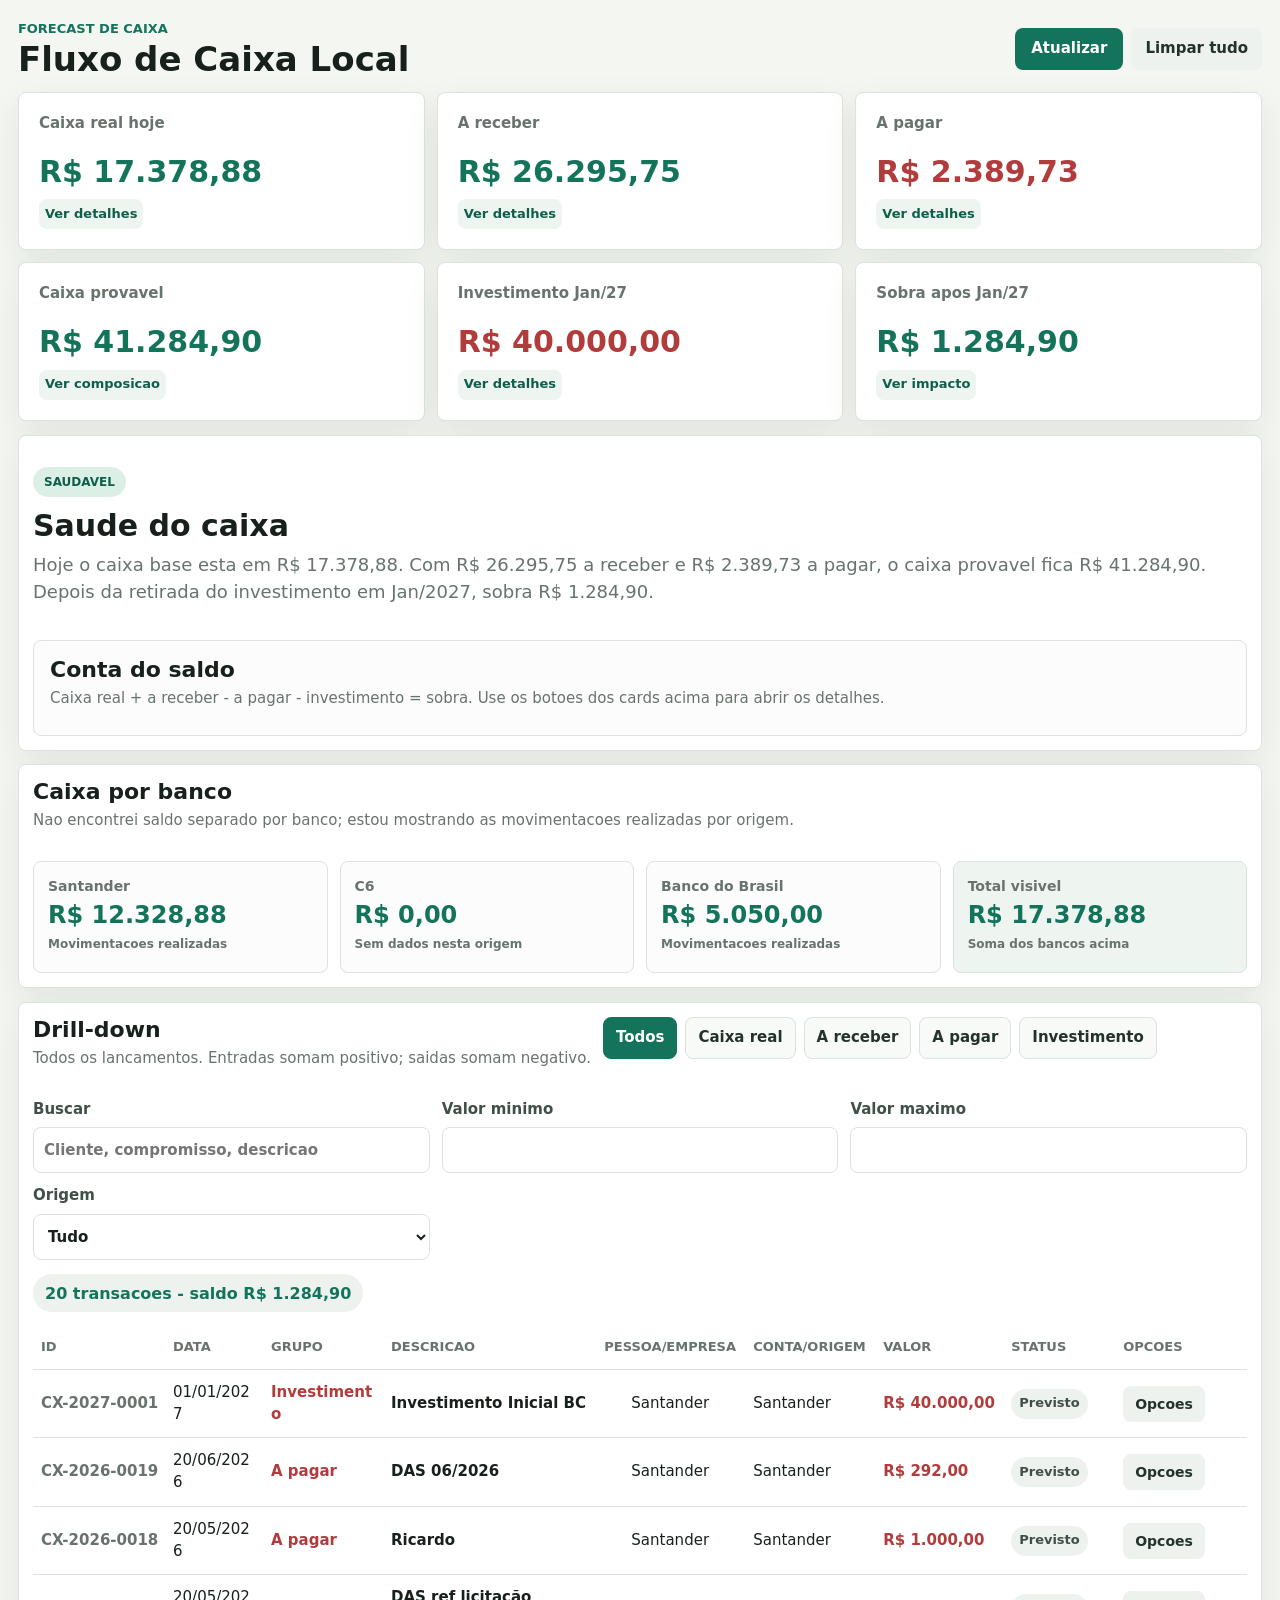
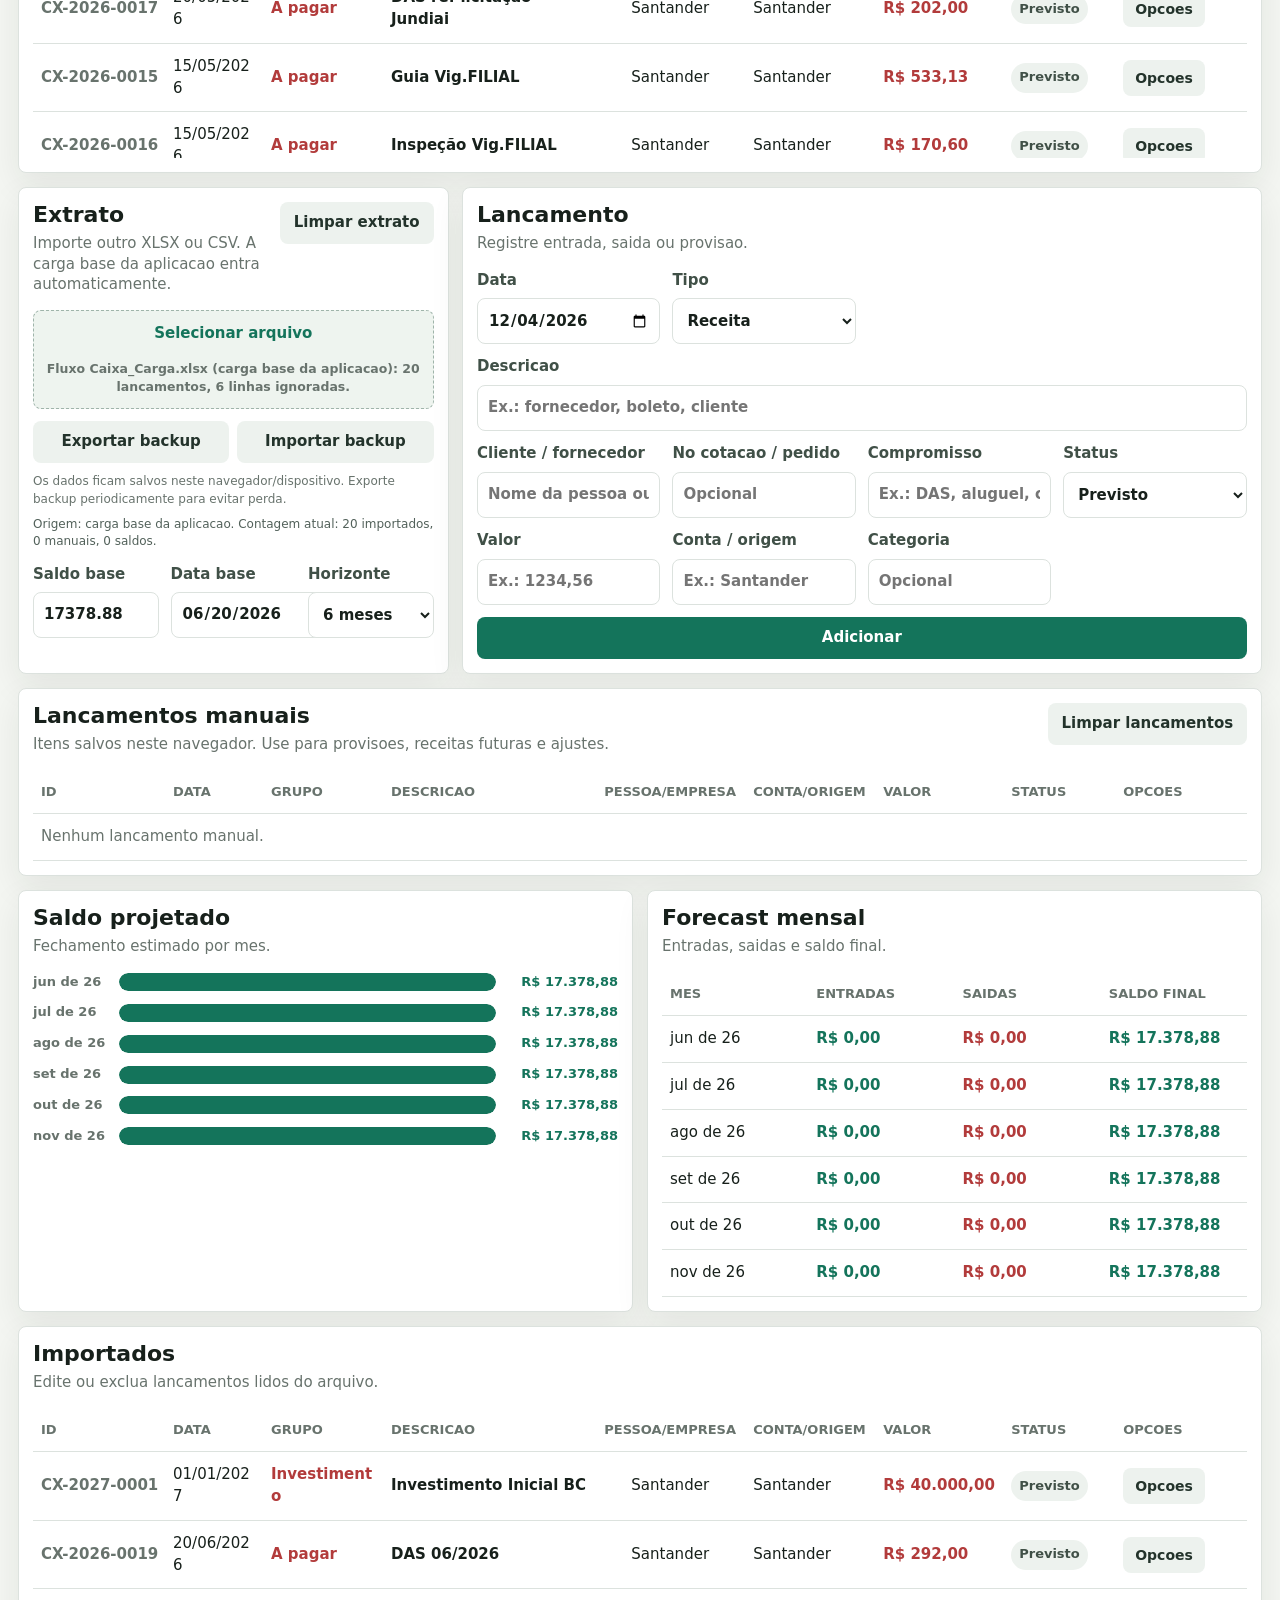
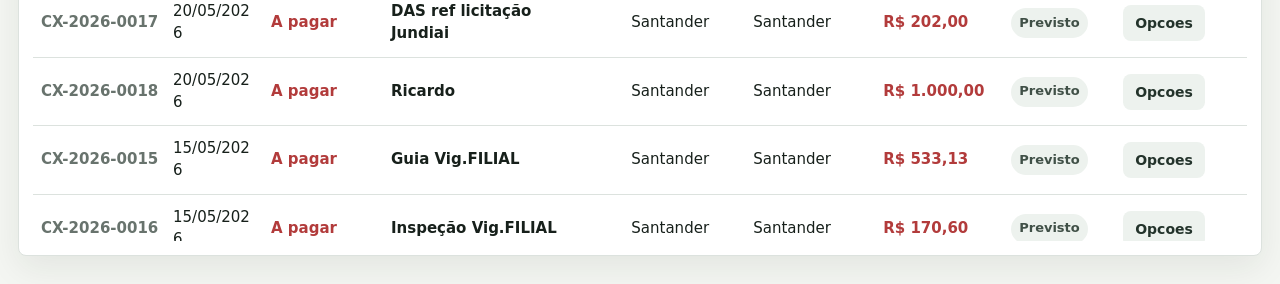
<file: index.html>
<!doctype html>
<html lang="pt-BR">
  <head>
    <meta charset="utf-8" />
    <meta name="viewport" content="width=device-width, initial-scale=1" />
    <title>Fluxo de Caixa Local</title>
    <link rel="stylesheet" href="./styles.css?v=16" />
  </head>
  <body>
    <header class="app-header">
      <div>
        <p class="eyebrow">Forecast de caixa</p>
        <h1>Fluxo de Caixa Local</h1>
      </div>
      <div class="header-actions">
        <button class="primary-button compact-button" id="refreshButton" type="button">
          Atualizar
        </button>
        <button class="ghost-button" id="resetAppButton" type="button" title="Limpar dados salvos">
          Limpar tudo
        </button>
      </div>
    </header>

    <main class="app-shell">
      <section class="band summary-band" aria-label="Resumo">
        <div class="metric metric-drill" data-drill-type="real">
          <span>Caixa real hoje</span>
          <strong id="metricBase">R$ 0,00</strong>
          <button type="button">Ver detalhes</button>
        </div>
        <div class="metric metric-drill" data-drill-type="receivable">
          <span>A receber</span>
          <strong id="metric30">R$ 0,00</strong>
          <button type="button">Ver detalhes</button>
        </div>
        <div class="metric metric-drill" data-drill-type="payable">
          <span>A pagar</span>
          <strong id="metricLow">R$ 0,00</strong>
          <button type="button">Ver detalhes</button>
        </div>
        <div class="metric metric-drill" data-drill-type="all">
          <span>Caixa provavel</span>
          <strong id="metricProbable">R$ 0,00</strong>
          <button type="button">Ver composicao</button>
        </div>
        <div class="metric metric-drill" data-drill-type="investment">
          <span>Investimento Jan/27</span>
          <strong id="metricInvestment">R$ 0,00</strong>
          <button type="button">Ver detalhes</button>
        </div>
        <div class="metric metric-drill" data-drill-type="investment">
          <span>Sobra apos Jan/27</span>
          <strong id="metricRunway">12+ meses</strong>
          <button type="button">Ver impacto</button>
        </div>
      </section>

      <section class="band dashboard-band" aria-label="Saude do caixa">
        <div class="panel dashboard-panel">
          <div class="dashboard-copy">
            <span id="healthStatus" class="health-status">Calculando</span>
            <h2>Saude do caixa</h2>
            <p id="healthText">Cadastre receitas e despesas para ver a leitura de caixa.</p>
          </div>
          <div class="year-chart-card">
            <div class="panel-heading compact-heading">
              <div>
                <h2>Conta do saldo</h2>
                <p id="annualSubtitle">Caixa real + a receber - a pagar - investimento = sobra.</p>
              </div>
            </div>
            <div class="chart-legend" id="bridgeLegend"></div>
            <div id="annualChart" class="annual-chart"></div>
          </div>
        </div>
      </section>

      <section class="band account-band" aria-label="Caixa por banco">
        <div class="panel account-panel">
          <div class="panel-heading">
            <div>
              <h2>Caixa por banco</h2>
              <p id="bankBalanceHint">Santander, C6 e Banco do Brasil separados por origem.</p>
            </div>
          </div>
          <div id="bankBalanceCards" class="bank-balance-grid"></div>
        </div>
      </section>

      <section class="band drill-band" aria-label="Drill down de caixa">
        <div class="panel drill-panel">
          <div class="panel-heading drill-heading">
            <div>
              <h2>Drill-down</h2>
              <p id="drillSubtitle">Clique em uma aba para abrir as transacoes por tipo.</p>
            </div>
            <div class="drill-tabs" aria-label="Abas de analise">
              <button class="tab-button active" type="button" data-drill-type="all">Todos</button>
              <button class="tab-button" type="button" data-drill-type="real">Caixa real</button>
              <button class="tab-button" type="button" data-drill-type="receivable">A receber</button>
              <button class="tab-button" type="button" data-drill-type="payable">A pagar</button>
              <button class="tab-button" type="button" data-drill-type="investment">Investimento</button>
            </div>
          </div>

          <div class="field-grid analysis-filters">
            <label>
              Buscar
              <input id="drillSearchInput" type="search" placeholder="Cliente, compromisso, descricao" />
            </label>
            <label>
              Valor minimo
              <input id="drillMinInput" type="number" step="0.01" min="0" inputmode="decimal" />
            </label>
            <label>
              Valor maximo
              <input id="drillMaxInput" type="number" step="0.01" min="0" inputmode="decimal" />
            </label>
            <label>
              Origem
              <select id="drillSourceInput">
                <option value="all">Tudo</option>
                <option value="manual">Manual</option>
                <option value="imported">Arquivo</option>
              </select>
            </label>
          </div>

          <div class="drill-total" id="drillTotal">0 transacoes - R$ 0,00</div>
          <div class="table-wrap compact drill-table-wrap">
            <table class="drill-table">
              <thead>
                <tr>
                  <th>ID</th>
                  <th>Data</th>
                  <th>Grupo</th>
                  <th>Descricao</th>
                  <th>Pessoa/Empresa</th>
                  <th>Conta/Origem</th>
                  <th>Valor</th>
                  <th>Status</th>
                  <th>Opcoes</th>
                </tr>
              </thead>
              <tbody id="drillRows"></tbody>
            </table>
          </div>
        </div>
      </section>

      <section class="band controls-band" aria-label="Controles principais">
        <div class="panel upload-panel">
          <div class="panel-heading">
            <div>
              <h2>Extrato</h2>
              <p>Importe outro XLSX ou CSV. A carga base da aplicacao entra automaticamente.</p>
            </div>
            <button class="ghost-button" id="clearImportedButton" type="button">Limpar extrato</button>
          </div>
          <label class="drop-zone" for="statementFile">
            <input id="statementFile" type="file" accept=".xlsx,.csv,.txt" />
            <span>Selecionar arquivo</span>
            <small id="importStatus">Nenhum arquivo carregado.</small>
          </label>
          <input id="backupFile" class="backup-file-input" type="file" accept=".json,application/json" />
          <div class="backup-actions" aria-label="Backup local">
            <button class="ghost-button" id="exportBackupButton" type="button">Exportar backup</button>
            <button class="ghost-button" id="importBackupButton" type="button">Importar backup</button>
          </div>
          <p class="backup-note">Os dados ficam salvos neste navegador/dispositivo. Exporte backup periodicamente para evitar perda.</p>
          <p id="backupMeta" class="backup-meta"></p>
          <div class="field-grid">
            <label>
              Saldo base
              <input id="baseBalanceInput" type="number" step="0.01" inputmode="decimal" />
            </label>
            <label>
              Data base
              <input id="baseDateInput" type="date" />
            </label>
            <label>
              Horizonte
              <select id="horizonInput">
                <option value="3">3 meses</option>
                <option value="6">6 meses</option>
                <option value="12">12 meses</option>
                <option value="18">18 meses</option>
              </select>
            </label>
          </div>
        </div>

        <div class="panel future-panel">
          <div class="panel-heading">
            <div>
              <h2>Lancamento</h2>
              <p id="entryFormHint">Registre entrada, saida ou provisao.</p>
            </div>
          </div>
          <form id="futureForm" class="future-form">
            <label>
              Data
              <input name="date" type="date" required />
            </label>
            <label>
              Tipo
              <select name="type" required>
                <option value="credit">Receita</option>
                <option value="debit">Despesa</option>
                <option value="provision_credit">Provisao receita</option>
                <option value="provision_debit">Provisao debito</option>
                <option value="investment">Investimento/Aporte</option>
                <option value="investment_outflow">Retirada investimento Jan/2027</option>
                <option value="loan">Emprestimo de terceiros</option>
                <option value="loan_payment">Pagamento de emprestimo</option>
              </select>
            </label>
            <label class="wide-field">
              Descricao
              <input name="description" type="text" placeholder="Ex.: fornecedor, boleto, cliente" required />
            </label>
            <label>
              Cliente / fornecedor
              <input name="client" type="text" placeholder="Nome da pessoa ou empresa" />
            </label>
            <label>
              No cotacao / pedido
              <input name="quoteNumber" type="text" placeholder="Opcional" />
            </label>
            <label>
              Compromisso
              <input name="commitment" type="text" placeholder="Ex.: DAS, aluguel, compra" />
            </label>
            <label>
              Status
              <select name="status">
                <option value="Previsto">Previsto</option>
                <option value="Confirmado">Confirmado</option>
                <option value="Realizado">Realizado</option>
                <option value="Atrasado">Atrasado</option>
                <option value="Cancelado">Cancelado</option>
              </select>
            </label>
            <label>
              Valor
              <input name="amount" type="text" inputmode="decimal" placeholder="Ex.: 1234,56" required />
            </label>
            <label>
              Conta / origem
              <input name="account" type="text" placeholder="Ex.: Santander" />
            </label>
            <label>
              Categoria
              <input name="category" type="text" placeholder="Opcional" />
            </label>
            <div class="form-actions">
              <button class="primary-button" id="submitEntryButton" type="submit">Adicionar</button>
              <button class="ghost-button hidden" id="cancelEditButton" type="button">Cancelar</button>
            </div>
          </form>
        </div>
      </section>

      <section class="band manual-band" aria-label="Lancamentos manuais">
        <div class="panel">
          <div class="panel-heading">
            <div>
              <h2>Lancamentos manuais</h2>
              <p>Itens salvos neste navegador. Use para provisoes, receitas futuras e ajustes.</p>
            </div>
            <button class="ghost-button" id="clearFuturesButton" type="button">Limpar lancamentos</button>
          </div>
          <div class="table-wrap compact">
            <table class="manual-table">
              <thead>
                <tr>
                  <th>ID</th>
                  <th>Data</th>
                  <th>Grupo</th>
                  <th>Descricao</th>
                  <th>Pessoa/Empresa</th>
                  <th>Conta/Origem</th>
                  <th>Valor</th>
                  <th>Status</th>
                  <th>Opcoes</th>
                </tr>
              </thead>
              <tbody id="futureRows"></tbody>
            </table>
          </div>
        </div>
      </section>

      <section class="band forecast-band" aria-label="Forecast">
        <div class="panel chart-panel">
          <div class="panel-heading">
            <div>
              <h2>Saldo projetado</h2>
              <p>Fechamento estimado por mes.</p>
            </div>
          </div>
          <div id="forecastChart" class="forecast-chart"></div>
        </div>

        <div class="panel">
          <div class="panel-heading">
            <div>
              <h2>Forecast mensal</h2>
              <p>Entradas, saidas e saldo final.</p>
            </div>
          </div>
          <div class="table-wrap">
            <table>
              <thead>
                <tr>
                  <th>Mes</th>
                  <th>Entradas</th>
                  <th>Saidas</th>
                  <th>Saldo final</th>
                </tr>
              </thead>
              <tbody id="forecastRows"></tbody>
            </table>
          </div>
        </div>
      </section>

      <section class="band lists-band" aria-label="Lancamentos importados">
        <div class="panel">
          <div class="panel-heading">
            <div>
              <h2>Importados</h2>
              <p>Edite ou exclua lancamentos lidos do arquivo.</p>
            </div>
          </div>
          <div class="table-wrap compact">
            <table class="imported-table">
              <thead>
                <tr>
                  <th>ID</th>
                  <th>Data</th>
                  <th>Grupo</th>
                  <th>Descricao</th>
                  <th>Pessoa/Empresa</th>
                  <th>Conta/Origem</th>
                  <th>Valor</th>
                  <th>Status</th>
                  <th>Opcoes</th>
                </tr>
              </thead>
              <tbody id="importedRows"></tbody>
            </table>
          </div>
        </div>
      </section>
    </main>

    <script src="./app.js?v=23"></script>
  </body>
</html>
</file>
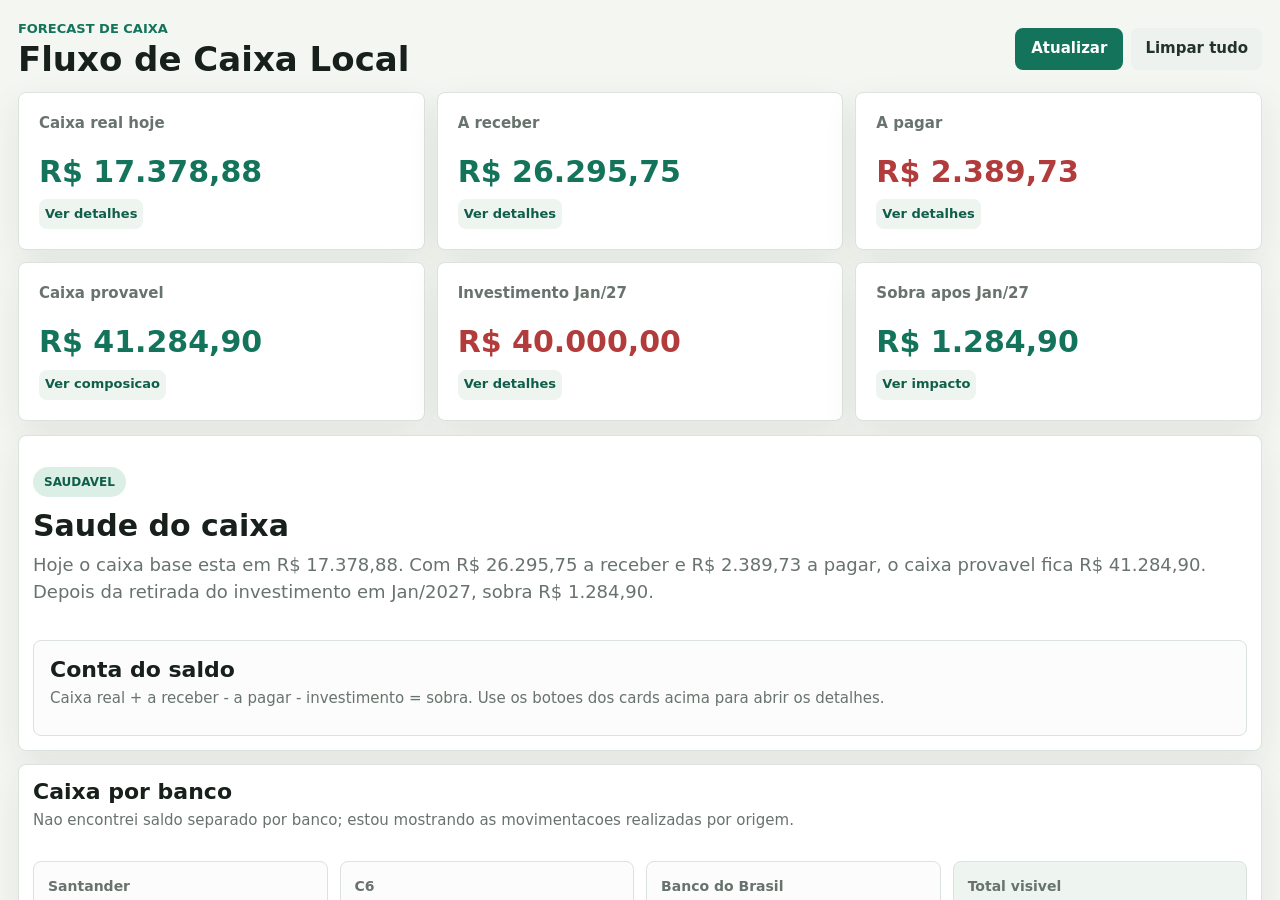
<file: eqp-cashflow/index.html>
<!doctype html>
<html lang="pt-BR">
  <head>
    <meta charset="utf-8" />
    <meta name="viewport" content="width=device-width, initial-scale=1" />
    <title>EQP-CASHFLOW</title>
    <style>
      html,
      body {
        width: 100%;
        height: 100%;
        margin: 0;
        overflow: hidden;
        background: #f4f6f2;
      }

      iframe {
        display: block;
        width: 100%;
        height: 100%;
        border: 0;
      }
    </style>
  </head>
  <body>
    <iframe src="../index.html" title="EQP-CASHFLOW"></iframe>
  </body>
</html>
</file>
<file: styles.css>
:root {
  color-scheme: light;
  --bg: #f4f6f2;
  --surface: #ffffff;
  --surface-strong: #eef4ef;
  --text: #17201b;
  --muted: #68736d;
  --line: #dce2de;
  --primary: #14745b;
  --primary-dark: #0f5e49;
  --danger: #b23b3b;
  --warning: #b7791f;
  --positive: #14745b;
  --negative: #b23b3b;
  --shadow: 0 12px 34px rgba(23, 32, 27, 0.08);
  font-family:
    Inter, ui-sans-serif, system-ui, -apple-system, BlinkMacSystemFont, "Segoe UI",
    sans-serif;
}

* {
  box-sizing: border-box;
}

body {
  min-width: 320px;
  margin: 0;
  background: var(--bg);
  color: var(--text);
}

button,
input,
select {
  font: inherit;
}

button {
  min-height: 42px;
  border: 0;
  border-radius: 8px;
  cursor: pointer;
}

button:focus-visible,
input:focus-visible,
select:focus-visible {
  outline: 3px solid rgba(20, 116, 91, 0.28);
  outline-offset: 2px;
}

.app-header {
  display: flex;
  align-items: center;
  justify-content: space-between;
  gap: 16px;
  max-width: 1480px;
  margin: 0 auto;
  padding: 28px clamp(16px, 3vw, 34px) 18px;
}

.app-header h1 {
  margin: 2px 0 0;
  font-size: 30px;
  line-height: 1.1;
}

.header-actions,
.form-actions,
.row-actions {
  display: flex;
  align-items: center;
  gap: 8px;
}

.header-actions {
  flex: 0 0 auto;
}

.eyebrow {
  margin: 0;
  color: var(--primary);
  font-size: 13px;
  font-weight: 700;
  text-transform: uppercase;
}

.app-shell {
  display: grid;
  gap: 18px;
  max-width: 1480px;
  margin: 0 auto;
  padding: 0 clamp(16px, 3vw, 34px) 36px;
}

.band {
  width: 100%;
}

.summary-band {
  display: grid;
  grid-template-columns: repeat(auto-fit, minmax(min(100%, 210px), 1fr));
  gap: 12px;
}

.health-panel {
  display: grid;
  grid-template-columns: minmax(240px, 0.95fr) minmax(0, 1.4fr);
  gap: 18px;
  align-items: stretch;
}

.health-copy {
  display: flex;
  flex-direction: column;
  justify-content: center;
  min-height: 162px;
}

.health-copy h2 {
  margin: 10px 0 8px;
  font-size: 24px;
  line-height: 1.12;
}

.health-copy p {
  margin: 0;
  color: var(--muted);
  font-size: 15px;
  line-height: 1.45;
}

.health-status {
  display: inline-flex;
  width: fit-content;
  min-height: 30px;
  align-items: center;
  border-radius: 999px;
  padding: 0 11px;
  font-size: 12px;
  font-weight: 900;
  text-transform: uppercase;
}

.health-status.healthy {
  background: #dcefe7;
  color: #0f5e49;
}

.health-status.attention {
  background: #fff1d7;
  color: #8a5713;
}

.health-status.critical {
  background: #f8dddd;
  color: #942f2f;
}

.health-cards {
  display: grid;
  grid-template-columns: repeat(auto-fit, minmax(min(100%, 170px), 1fr));
  gap: 10px;
}

.health-card {
  display: flex;
  min-width: 0;
  min-height: 120px;
  flex-direction: column;
  justify-content: space-between;
  border: 1px solid var(--line);
  border-radius: 8px;
  background: #f8faf8;
  padding: 14px;
}

.health-card span {
  color: var(--muted);
  font-size: 12px;
  font-weight: 800;
  line-height: 1.25;
}

.health-card strong {
  margin-top: 12px;
  font-size: 20px;
  line-height: 1.15;
  overflow-wrap: anywhere;
}

.metric,
.panel {
  background: var(--surface);
  border: 1px solid var(--line);
  border-radius: 8px;
  box-shadow: var(--shadow);
}

.metric {
  min-height: 108px;
  padding: 18px;
}

.metric span {
  display: block;
  color: var(--muted);
  font-size: 13px;
  font-weight: 700;
}

.metric strong {
  display: block;
  margin-top: 12px;
  font-size: 25px;
  line-height: 1.15;
  overflow-wrap: anywhere;
}

.controls-band,
.forecast-band,
.manual-band,
.lists-band {
  display: grid;
  grid-template-columns: repeat(auto-fit, minmax(min(100%, 460px), 1fr));
  gap: 18px;
}

.drill-panel {
  display: grid;
  gap: 14px;
}

.drill-heading {
  align-items: center;
}

.drill-tabs {
  display: flex;
  flex: 1 1 auto;
  flex-wrap: wrap;
  justify-content: flex-end;
  gap: 8px;
}

.tab-button {
  min-height: 36px;
  border: 1px solid var(--line);
  padding: 0 12px;
  background: #f8faf8;
  color: #23332b;
  font-size: 12px;
  font-weight: 800;
}

.tab-button.active,
.tab-button:hover {
  border-color: var(--primary);
  background: var(--primary);
  color: #ffffff;
}

.analysis-filters {
  grid-template-columns: minmax(220px, 1.5fr) repeat(3, minmax(130px, 1fr));
}

.drill-total {
  display: inline-flex;
  width: fit-content;
  min-height: 32px;
  align-items: center;
  border-radius: 999px;
  background: #edf2ee;
  padding: 0 12px;
  font-weight: 900;
}

.clickable-card {
  cursor: pointer;
  transition:
    border-color 160ms ease,
    transform 160ms ease;
}

.clickable-card:hover {
  border-color: var(--primary);
  transform: translateY(-1px);
}

.manual-band,
.lists-band {
  grid-template-columns: 1fr;
}

.panel {
  container-type: inline-size;
  min-width: 0;
  padding: 18px;
}

.panel-heading {
  display: flex;
  align-items: flex-start;
  justify-content: space-between;
  gap: 12px;
  margin-bottom: 16px;
}

.panel-heading h2 {
  margin: 0;
  font-size: 18px;
  line-height: 1.2;
}

.panel-heading p {
  margin: 5px 0 0;
  color: var(--muted);
  font-size: 13px;
  line-height: 1.35;
}

.ghost-button {
  flex: 0 0 auto;
  padding: 0 14px;
  background: #edf2ee;
  color: #23332b;
  font-weight: 700;
}

.ghost-button:hover {
  background: #e3ece6;
}

.primary-button {
  width: 100%;
  padding: 0 16px;
  background: var(--primary);
  color: #ffffff;
  font-weight: 800;
}

.primary-button:hover {
  background: var(--primary-dark);
}

.compact-button {
  width: auto;
}

.hidden {
  display: none !important;
}

.backup-file-input {
  position: absolute;
  width: 1px;
  height: 1px;
  opacity: 0;
  pointer-events: none;
}

.drop-zone {
  display: grid;
  place-items: center;
  min-height: 126px;
  margin-bottom: 16px;
  padding: 20px;
  border: 1px dashed #9fb4aa;
  border-radius: 8px;
  background: var(--surface-strong);
  text-align: center;
  cursor: pointer;
}

.drop-zone input {
  position: absolute;
  width: 1px;
  height: 1px;
  opacity: 0;
  pointer-events: none;
}

.drop-zone span {
  color: var(--primary);
  font-weight: 800;
}

.drop-zone small {
  display: block;
  max-width: 100%;
  margin-top: 8px;
  color: var(--muted);
  overflow-wrap: anywhere;
}

.field-grid,
.future-form {
  display: grid;
  grid-template-columns: repeat(3, minmax(0, 1fr));
  gap: 12px;
}

.future-form {
  grid-template-columns: repeat(2, minmax(0, 1fr));
}

label {
  display: grid;
  gap: 7px;
  color: #405047;
  font-size: 13px;
  font-weight: 700;
}

input,
select {
  width: 100%;
  min-height: 42px;
  border: 1px solid var(--line);
  border-radius: 8px;
  background: #ffffff;
  color: var(--text);
  padding: 9px 10px;
}

.wide-field {
  grid-column: 1 / -1;
}

.form-actions {
  grid-column: 1 / -1;
}

.form-actions button {
  flex: 1 1 0;
}

.chart-panel {
  min-height: 390px;
}

.forecast-chart {
  display: grid;
  gap: 12px;
}

.bar-row {
  display: grid;
  grid-template-columns: 74px minmax(120px, 1fr) 110px;
  align-items: center;
  gap: 12px;
}

.bar-label,
.bar-value {
  color: var(--muted);
  font-size: 13px;
  font-weight: 700;
}

.bar-value {
  text-align: right;
  overflow-wrap: anywhere;
}

.bar-track {
  position: relative;
  height: 18px;
  overflow: hidden;
  border-radius: 999px;
  background: #edf0ee;
}

.bar-fill {
  position: absolute;
  inset: 0 auto 0 0;
  min-width: 4px;
  border-radius: 999px;
  background: var(--positive);
}

.bar-fill.negative {
  background: var(--negative);
}

.table-wrap {
  width: 100%;
  overflow: auto;
}

table {
  width: 100%;
  border-collapse: collapse;
  min-width: 520px;
}

.compact table {
  min-width: 620px;
}

.manual-table,
.drill-table {
  min-width: 0 !important;
  table-layout: fixed;
}

.imported-table {
  min-width: 0 !important;
  table-layout: fixed;
}

.manual-table th:nth-child(1),
.manual-table td:nth-child(1),
.imported-table th:nth-child(1),
.imported-table td:nth-child(1),
.drill-table th:nth-child(1),
.drill-table td:nth-child(1) {
  width: 92px;
}

.manual-table th:nth-child(3),
.manual-table td:nth-child(3) {
  width: 116px;
}

.drill-table th:nth-child(2),
.drill-table td:nth-child(2),
.drill-table th:nth-child(5),
.drill-table td:nth-child(5) {
  width: 104px;
}

.drill-table th:nth-child(6),
.drill-table td:nth-child(6),
.drill-table th:nth-child(7),
.drill-table td:nth-child(7) {
  width: 116px;
}

.manual-table th:nth-child(4),
.manual-table td:nth-child(4) {
  width: 112px;
}

.manual-table th:nth-child(5),
.manual-table td:nth-child(5) {
  width: 96px;
}

.manual-table th:nth-child(6),
.manual-table td:nth-child(6) {
  width: 112px;
}

.imported-table th:nth-child(2),
.imported-table td:nth-child(2) {
  width: 112px;
}

.imported-table th:nth-child(4),
.imported-table td:nth-child(4) {
  width: 112px;
}

.imported-table th:nth-child(5),
.imported-table td:nth-child(5) {
  width: 118px;
}

.imported-table th:nth-child(6),
.imported-table td:nth-child(6) {
  width: 112px;
}

.description-cell {
  overflow-wrap: anywhere;
}

@container (max-width: 620px) {
  .manual-table,
  .imported-table,
  .drill-table {
    min-width: 0 !important;
  }

  .manual-table thead,
  .imported-table thead,
  .drill-table thead {
    display: none;
  }

  .manual-table tbody,
  .imported-table tbody,
  .drill-table tbody {
    display: grid;
    gap: 10px;
  }

  .manual-table tr,
  .imported-table tr,
  .drill-table tr {
    display: grid;
    gap: 8px;
    border: 1px solid var(--line);
    border-radius: 8px;
    background: #fbfcfb;
    padding: 12px;
  }

  .manual-table td,
  .imported-table td,
  .drill-table td {
    display: grid;
    grid-template-columns: 92px minmax(0, 1fr);
    gap: 10px;
    width: auto !important;
    border-bottom: 0;
    padding: 0;
    font-size: 13px;
  }

  .manual-table td::before,
  .imported-table td::before,
  .drill-table td::before {
    content: attr(data-label);
    color: var(--muted);
    font-size: 11px;
    font-weight: 900;
    text-transform: uppercase;
  }

  .manual-table td[data-label="Acoes"],
  .imported-table td[data-label="Acoes"],
  .drill-table td[data-label="Acoes"] {
    grid-template-columns: 1fr;
  }

  .manual-table td[data-label="Acoes"]::before,
  .imported-table td[data-label="Acoes"]::before,
  .drill-table td[data-label="Acoes"]::before {
    display: none;
  }

  .row-actions {
    justify-content: flex-end;
  }
}

th,
td {
  border-bottom: 1px solid var(--line);
  padding: 11px 8px;
  text-align: left;
  vertical-align: middle;
  font-size: 13px;
}

th {
  color: var(--muted);
  font-size: 12px;
  text-transform: uppercase;
}

td.amount,
td.type {
  font-weight: 800;
  white-space: nowrap;
}

.positive {
  color: var(--positive);
}

.negative {
  color: var(--negative);
}

.empty-row {
  color: var(--muted);
}

.icon-button {
  width: 34px;
  min-height: 34px;
  border-radius: 8px;
  background: #f3eeee;
  color: var(--danger);
  font-size: 18px;
  font-weight: 900;
  line-height: 1;
}

.icon-button:hover {
  background: #eadcdc;
}

.small-button {
  min-height: 34px;
  border-radius: 8px;
  padding: 0 10px;
  background: #edf2ee;
  color: #23332b;
  font-size: 12px;
  font-weight: 800;
}

.small-button:hover {
  background: #e3ece6;
}

.danger-button {
  background: #f3eeee;
  color: var(--danger);
}

.danger-button:hover {
  background: #eadcdc;
}

.status-pill {
  display: inline-flex;
  align-items: center;
  min-height: 26px;
  padding: 0 8px;
  border-radius: 999px;
  background: #edf2ee;
  color: #405047;
  font-size: 12px;
  font-weight: 800;
  white-space: nowrap;
}

@media (max-width: 1120px) {
  .lists-band {
    grid-template-columns: 1fr;
  }
}

@media (max-width: 1040px) {
  .health-panel,
  .controls-band,
  .forecast-band {
    grid-template-columns: 1fr;
  }

  .summary-band {
    grid-template-columns: repeat(2, minmax(0, 1fr));
  }

  .health-cards {
    grid-template-columns: repeat(2, minmax(0, 1fr));
  }
}

@media (max-width: 620px) {
  .app-header {
    align-items: flex-start;
    flex-direction: column;
  }

  .header-actions {
    width: 100%;
  }

  .header-actions button {
    flex: 1 1 0;
  }

  .app-header h1 {
    font-size: 25px;
  }

  .summary-band,
  .field-grid,
  .future-form {
    grid-template-columns: 1fr;
  }

  .health-cards {
    grid-template-columns: 1fr;
  }

  .metric {
    min-height: 92px;
  }

  .panel-heading {
    align-items: stretch;
    flex-direction: column;
  }

  .ghost-button {
    width: 100%;
  }

  .row-actions {
    align-items: stretch;
    flex-direction: column;
  }

  .bar-row {
    grid-template-columns: 56px minmax(90px, 1fr);
  }

  .bar-value {
    grid-column: 1 / -1;
    text-align: left;
  }
}
html,
body {
  max-width: 100%;
  overflow-x: hidden;
}

body {
  min-width: 0;
}

.app-header,
.app-shell {
  width: 100%;
  max-width: min(100%, 1880px);
  padding-left: clamp(10px, 1.2vw, 22px);
  padding-right: clamp(10px, 1.2vw, 22px);
}

.app-header {
  padding-top: 20px;
  padding-bottom: 14px;
}

.app-shell {
  gap: 14px;
  padding-bottom: 28px;
}

.controls-band,
.forecast-band,
.manual-band,
.lists-band {
  grid-template-columns: repeat(2, minmax(0, 1fr));
  gap: 14px;
}

.manual-band,
.lists-band {
  grid-template-columns: 1fr;
}

.panel {
  min-width: 0;
  padding: 14px;
}

.table-wrap {
  max-width: 100%;
  overflow-x: auto;
  overflow-y: auto;
}

.table-wrap.compact {
  max-height: min(48vh, 520px);
}

table,
.compact table,
.manual-table,
.imported-table,
.drill-table {
  width: 100%;
  min-width: 1460px !important;
  table-layout: fixed;
}

th,
td {
  padding: 9px 6px;
  font-size: 12px;
  overflow-wrap: normal;
}

th {
  font-size: 11px;
  white-space: nowrap;
}

td.amount,
td.type {
  white-space: normal;
}

.manual-table th:nth-child(1),
.manual-table td:nth-child(1),
.imported-table th:nth-child(1),
.imported-table td:nth-child(1),
.drill-table th:nth-child(1),
.drill-table td:nth-child(1) {
  width: 108px;
  white-space: nowrap;
}

.manual-table th:nth-child(3),
.manual-table td:nth-child(3) {
  width: 86px;
}

.manual-table th:nth-child(4),
.manual-table td:nth-child(4),
.imported-table th:nth-child(5),
.imported-table td:nth-child(5) {
  width: 92px;
}

.manual-table th:nth-child(5),
.manual-table td:nth-child(5) {
  width: 78px;
}

.manual-table th:nth-child(6),
.manual-table td:nth-child(6),
.imported-table th:nth-child(6),
.imported-table td:nth-child(6) {
  width: 96px;
}

.imported-table th:nth-child(2),
.imported-table td:nth-child(2),
.imported-table th:nth-child(4),
.imported-table td:nth-child(4),
.drill-table th:nth-child(2),
.drill-table td:nth-child(2),
.drill-table th:nth-child(5),
.drill-table td:nth-child(5) {
  width: 84px;
}

.drill-table th:nth-child(6),
.drill-table td:nth-child(6),
.drill-table th:nth-child(7),
.drill-table td:nth-child(7) {
  width: 96px;
}

.small-button {
  padding: 0 8px;
  font-size: 11px;
}

.manual-table th:nth-child(1),
.manual-table td:nth-child(1) {
  width: 78px;
}

.manual-table th:nth-child(2),
.manual-table td:nth-child(2) {
  width: 126px;
}

.manual-table th:nth-child(4),
.manual-table td:nth-child(4) {
  width: 270px;
}

.manual-table th:nth-child(5),
.manual-table td:nth-child(5) {
  width: 96px;
  text-align: center;
}

.manual-table th:nth-child(6),
.manual-table td:nth-child(6) {
  width: 210px;
}

.manual-table th:nth-child(7),
.manual-table td:nth-child(7) {
  width: 130px;
}

.manual-table th:nth-child(8),
.manual-table td:nth-child(8) {
  width: 112px;
}

.manual-table th:nth-child(9),
.manual-table td:nth-child(9) {
  width: 106px;
}

.imported-table th:nth-child(2),
.imported-table td:nth-child(2),
.drill-table th:nth-child(2),
.drill-table td:nth-child(2) {
  width: 126px;
}

.manual-table th:nth-child(3),
.manual-table td:nth-child(3),
.imported-table th:nth-child(3),
.imported-table td:nth-child(3),
.drill-table th:nth-child(3),
.drill-table td:nth-child(3) {
  width: 170px;
}

.imported-table th:nth-child(4),
.imported-table td:nth-child(4),
.drill-table th:nth-child(4),
.drill-table td:nth-child(4) {
  width: 270px;
}

.imported-table th:nth-child(5),
.imported-table td:nth-child(5),
.drill-table th:nth-child(5),
.drill-table td:nth-child(5) {
  width: 96px;
  text-align: center;
}

.imported-table th:nth-child(6),
.imported-table td:nth-child(6),
.drill-table th:nth-child(6),
.drill-table td:nth-child(6) {
  width: 210px;
}

.imported-table th:nth-child(7),
.imported-table td:nth-child(7),
.drill-table th:nth-child(7),
.drill-table td:nth-child(7) {
  width: 130px;
}

.imported-table th:nth-child(8),
.imported-table td:nth-child(8),
.drill-table th:nth-child(8),
.drill-table td:nth-child(8) {
  width: 112px;
}

.imported-table th:nth-child(9),
.imported-table td:nth-child(9),
.drill-table th:nth-child(9),
.drill-table td:nth-child(9) {
  width: 106px;
}

td[data-label="Data"],
td[data-label="Tipo"],
td[data-label="Valor"],
td[data-label="Status"],
td[data-label="Opcoes"] {
  white-space: nowrap;
}

td.description-cell {
  white-space: normal;
  overflow-wrap: break-word;
}

@media (max-width: 1120px) {
  .controls-band,
  .forecast-band,
  .manual-band,
  .lists-band {
    grid-template-columns: 1fr;
  }
}

@media (max-width: 900px) {
  .analysis-filters {
    grid-template-columns: repeat(2, minmax(0, 1fr));
  }

  .drill-heading {
    align-items: stretch;
    flex-direction: column;
  }

  .drill-tabs {
    justify-content: flex-start;
  }
}

@media (max-width: 620px) {
  .analysis-filters {
    grid-template-columns: 1fr;
  }

  .tab-button {
    flex: 1 1 auto;
  }
}

/* Ajuste didatico v8 */
body {
  font-size: 16px;
  line-height: 1.45;
}

.app-header h1 {
  font-size: 34px;
}

.summary-band {
  grid-template-columns: repeat(5, minmax(0, 1fr));
}

.metric {
  min-height: 118px;
  padding: 20px;
}

.metric span {
  font-size: 15px;
}

.metric strong {
  font-size: 30px;
}

.dashboard-panel {
  display: grid;
  grid-template-columns: minmax(310px, 0.75fr) minmax(0, 1.55fr);
  gap: 18px;
}

.dashboard-copy {
  display: flex;
  min-height: 210px;
  flex-direction: column;
  justify-content: center;
}

.dashboard-copy h2 {
  margin: 12px 0 10px;
  font-size: 30px;
  line-height: 1.1;
}

.dashboard-copy p {
  margin: 0;
  color: var(--muted);
  font-size: 18px;
}

.year-chart-card {
  min-width: 0;
  border: 1px solid var(--line);
  border-radius: 8px;
  background: #fbfcfb;
  padding: 14px;
}

.compact-heading {
  margin-bottom: 10px;
}

.chart-legend {
  display: flex;
  gap: 14px;
  margin-bottom: 10px;
  color: var(--muted);
  font-size: 14px;
  font-weight: 800;
}

.legend-dot {
  display: inline-block;
  width: 11px;
  height: 11px;
  margin-right: 6px;
  border-radius: 999px;
}

.actual-dot {
  background: var(--positive);
}

.projected-dot {
  background: #7d8a84;
}

.annual-chart {
  display: grid;
  gap: 14px;
}

.annual-summary-cards {
  display: grid;
  grid-template-columns: repeat(3, minmax(0, 1fr));
  gap: 10px;
}

.annual-summary-card {
  min-width: 0;
  border-radius: 8px;
  background: #ffffff;
  padding: 10px 12px;
  border-top: 8px solid var(--primary);
}

.annual-summary-card span,
.annual-summary-card small {
  display: block;
  color: var(--muted);
  font-size: 14px;
  font-weight: 800;
}

.annual-summary-card strong {
  display: block;
  margin: 5px 0;
  color: var(--text);
  font-size: 28px;
  line-height: 1.1;
  overflow-wrap: anywhere;
}

.outflow-card {
  border-top-color: #ff474c;
}

.balance-card {
  border-top-color: #2f5f93;
}

.annual-column-chart {
  display: grid;
  grid-template-columns: repeat(12, minmax(70px, 1fr));
  align-items: end;
  gap: 10px;
  min-height: 255px;
  overflow-x: auto;
  padding: 8px 2px 2px;
}

.annual-column {
  display: grid;
  min-width: 72px;
  align-items: end;
  gap: 6px;
  text-align: center;
}

.annual-column-values {
  display: grid;
  gap: 3px;
  min-height: 42px;
  font-size: 12px;
  font-weight: 900;
}

.annual-column-bars {
  display: flex;
  height: 135px;
  align-items: end;
  justify-content: center;
  gap: 6px;
}

.annual-vbar {
  display: block;
  width: 28px;
  min-height: 4px;
  border-radius: 5px 5px 0 0;
}

.annual-vbar.actual {
  background: #11afa2;
}

.annual-vbar.projected {
  background: #2f5f93;
}

.annual-vbar.negative-bg {
  background: #ff474c;
}

.annual-month {
  color: var(--text);
  font-size: 13px;
  font-weight: 800;
  text-transform: lowercase;
  white-space: nowrap;
}

.annual-net {
  font-size: 12px;
  font-weight: 900;
  white-space: nowrap;
}

.controls-band {
  grid-template-columns: minmax(300px, 0.7fr) minmax(620px, 1.3fr);
}

.upload-panel .drop-zone {
  min-height: 76px;
  margin-bottom: 12px;
  padding: 12px;
}

.backup-actions {
  display: flex;
  flex-wrap: wrap;
  gap: 8px;
  margin-bottom: 10px;
}

.backup-actions .ghost-button {
  flex: 1 1 160px;
}

.backup-note {
  margin: 0 0 8px;
  color: var(--muted);
  font-size: 12px;
  line-height: 1.45;
}

.backup-meta {
  min-height: 18px;
  margin: 0 0 14px;
  color: #52615a;
  font-size: 12px;
  line-height: 1.4;
}

.upload-panel .field-grid {
  grid-template-columns: repeat(3, minmax(0, 1fr));
}

.future-form {
  grid-template-columns: repeat(4, minmax(0, 1fr));
}

.future-form .wide-field {
  grid-column: 1 / -1;
}

label {
  font-size: 15px;
}

input,
select,
button {
  font-size: 15px;
}

input,
select {
  min-height: 46px;
}

.panel-heading h2 {
  font-size: 22px;
}

.panel-heading p {
  font-size: 15px;
}

.drill-tabs {
  justify-content: flex-start;
}

.tab-button {
  min-height: 42px;
  font-size: 15px;
}

.drill-total {
  min-height: 38px;
  font-size: 16px;
}

th,
td {
  padding: 12px 8px;
  font-size: 15px;
}

th {
  font-size: 13px;
}

.manual-table th:nth-child(1),
.manual-table td:nth-child(1),
.imported-table th:nth-child(1),
.imported-table td:nth-child(1),
.drill-table th:nth-child(1),
.drill-table td:nth-child(1) {
  width: 92px;
}

.manual-table th:nth-child(2),
.manual-table td:nth-child(2),
.imported-table th:nth-child(2),
.imported-table td:nth-child(2),
.drill-table th:nth-child(2),
.drill-table td:nth-child(2) {
  width: 118px;
}

.manual-table th:nth-child(3),
.manual-table td:nth-child(3),
.imported-table th:nth-child(3),
.imported-table td:nth-child(3),
.drill-table th:nth-child(3),
.drill-table td:nth-child(3) {
  width: 150px;
}

.manual-table th:nth-child(4),
.manual-table td:nth-child(4),
.imported-table th:nth-child(4),
.imported-table td:nth-child(4),
.drill-table th:nth-child(4),
.drill-table td:nth-child(4) {
  width: auto;
}

.manual-table th:nth-child(5),
.manual-table td:nth-child(5),
.imported-table th:nth-child(5),
.imported-table td:nth-child(5),
.drill-table th:nth-child(5),
.drill-table td:nth-child(5) {
  width: 92px;
}

.manual-table th:nth-child(6),
.manual-table td:nth-child(6),
.imported-table th:nth-child(6),
.imported-table td:nth-child(6),
.drill-table th:nth-child(6),
.drill-table td:nth-child(6) {
  width: 190px;
}

.manual-table th:nth-child(7),
.manual-table td:nth-child(7),
.imported-table th:nth-child(7),
.imported-table td:nth-child(7),
.drill-table th:nth-child(7),
.drill-table td:nth-child(7) {
  width: 120px;
}

.manual-table th:nth-child(8),
.manual-table td:nth-child(8),
.imported-table th:nth-child(8),
.imported-table td:nth-child(8),
.drill-table th:nth-child(8),
.drill-table td:nth-child(8) {
  width: 112px;
}

.manual-table th:nth-child(9),
.manual-table td:nth-child(9),
.imported-table th:nth-child(9),
.imported-table td:nth-child(9),
.drill-table th:nth-child(9),
.drill-table td:nth-child(9) {
  width: 104px;
}

.status-pill {
  min-height: 30px;
  font-size: 13px;
}

.action-menu {
  position: relative;
}

.action-menu summary {
  display: inline-flex;
  min-height: 36px;
  align-items: center;
  border-radius: 8px;
  background: #edf2ee;
  padding: 0 12px;
  color: #23332b;
  font-size: 14px;
  font-weight: 900;
  list-style: none;
  cursor: pointer;
}

.action-menu summary::-webkit-details-marker {
  display: none;
}

.action-menu-list {
  display: grid;
  gap: 6px;
  margin-top: 6px;
}

.action-menu-list button {
  min-height: 34px;
  background: #f4f7f5;
  color: #23332b;
  font-size: 13px;
  font-weight: 900;
}

.action-menu-list .danger-menu-button {
  background: #f3eeee;
  color: var(--danger);
}

@media (max-width: 1200px) {
  .summary-band,
  .dashboard-panel,
  .controls-band,
  .forecast-band {
    grid-template-columns: 1fr;
  }

  .future-form {
    grid-template-columns: repeat(2, minmax(0, 1fr));
  }
}

@media (max-width: 760px) {
  .summary-band,
  .future-form,
  .analysis-filters,
  .upload-panel .field-grid {
    grid-template-columns: 1fr;
  }

  .annual-summary-cards {
    grid-template-columns: 1fr;
  }
}

@container (max-width: 720px) {
  .manual-table td[data-label="Opcoes"],
  .imported-table td[data-label="Opcoes"],
  .drill-table td[data-label="Opcoes"] {
    grid-template-columns: 1fr;
  }

  .manual-table td[data-label="Opcoes"]::before,
  .imported-table td[data-label="Opcoes"]::before,
  .drill-table td[data-label="Opcoes"]::before {
    display: none;
  }
}

/* Ajuste v11: leitura simples de caixa */
.app-header,
.app-shell {
  width: 100%;
  max-width: 1900px;
  padding-left: clamp(12px, 1.4vw, 24px);
  padding-right: clamp(12px, 1.4vw, 24px);
}

.summary-band {
  grid-template-columns: repeat(6, minmax(0, 1fr));
}

.metric {
  position: relative;
  display: grid;
  align-content: start;
  gap: 8px;
  min-height: 136px;
}

.metric-drill {
  text-align: left;
  cursor: pointer;
}

.metric-drill button {
  justify-self: start;
  min-height: 30px;
  margin-top: 2px;
  background: #eef4ef;
  color: var(--primary-dark);
  font-size: 13px;
  font-weight: 900;
}

.outflow-dot {
  background: var(--danger);
}

.cash-bridge {
  display: grid;
  grid-template-columns: repeat(6, minmax(0, 1fr));
  gap: 10px;
}

.bridge-step {
  display: grid;
  min-height: 178px;
  align-content: start;
  gap: 10px;
  border: 1px solid var(--line);
  background: #fff;
  padding: 14px;
  text-align: left;
}

.bridge-label {
  color: var(--muted);
  font-size: 14px;
  font-weight: 900;
}

.bridge-step strong {
  font-size: clamp(22px, 1.7vw, 34px);
  line-height: 1.05;
}

.bridge-bar {
  display: block;
  height: 13px;
  overflow: hidden;
  border-radius: 999px;
  background: #e9efeb;
}

.bridge-bar i {
  display: block;
  height: 100%;
  border-radius: inherit;
  background: var(--positive);
}

.negative-step .bridge-bar i {
  background: var(--danger);
}

.bridge-step small {
  color: var(--muted);
  font-size: 13px;
  font-weight: 700;
  line-height: 1.35;
}

.cash-guide {
  display: grid;
  grid-template-columns: repeat(2, minmax(0, 1fr));
  gap: 12px;
}

.cash-guide div {
  border: 1px solid var(--line);
  border-radius: 8px;
  background: #fbfcfb;
  padding: 14px;
}

.cash-guide span {
  color: var(--muted);
  font-size: 13px;
  font-weight: 900;
  text-transform: uppercase;
}

.cash-guide strong {
  display: block;
  margin-top: 4px;
  font-size: 20px;
}

.cash-guide p {
  margin: 6px 0 0;
  color: var(--muted);
  font-size: 15px;
}

table,
.compact table,
.manual-table,
.imported-table,
.drill-table {
  min-width: 0 !important;
  table-layout: fixed;
}

th,
td {
  overflow-wrap: anywhere;
  word-break: normal;
}

.id-cell {
  color: var(--muted);
  font-weight: 900;
}

.description-cell strong,
.description-cell small {
  display: block;
}

.description-cell small {
  margin-top: 4px;
  color: var(--muted);
  font-size: 12px;
  line-height: 1.3;
}

.manual-table th:nth-child(1),
.manual-table td:nth-child(1),
.imported-table th:nth-child(1),
.imported-table td:nth-child(1),
.drill-table th:nth-child(1),
.drill-table td:nth-child(1) {
  width: 132px;
}

.manual-table th:nth-child(2),
.manual-table td:nth-child(2),
.imported-table th:nth-child(2),
.imported-table td:nth-child(2),
.drill-table th:nth-child(2),
.drill-table td:nth-child(2) {
  width: 98px;
}

.manual-table th:nth-child(3),
.manual-table td:nth-child(3),
.imported-table th:nth-child(3),
.imported-table td:nth-child(3),
.drill-table th:nth-child(3),
.drill-table td:nth-child(3) {
  width: 120px;
}

.manual-table th:nth-child(4),
.manual-table td:nth-child(4),
.imported-table th:nth-child(4),
.imported-table td:nth-child(4),
.drill-table th:nth-child(4),
.drill-table td:nth-child(4) {
  width: auto;
}

.manual-table th:nth-child(5),
.manual-table td:nth-child(5),
.imported-table th:nth-child(5),
.imported-table td:nth-child(5),
.drill-table th:nth-child(5),
.drill-table td:nth-child(5) {
  width: 150px;
}

.manual-table th:nth-child(6),
.manual-table td:nth-child(6),
.imported-table th:nth-child(6),
.imported-table td:nth-child(6),
.drill-table th:nth-child(6),
.drill-table td:nth-child(6) {
  width: 130px;
}

.manual-table th:nth-child(7),
.manual-table td:nth-child(7),
.imported-table th:nth-child(7),
.imported-table td:nth-child(7),
.drill-table th:nth-child(7),
.drill-table td:nth-child(7) {
  width: 128px;
}

.manual-table th:nth-child(8),
.manual-table td:nth-child(8),
.imported-table th:nth-child(8),
.imported-table td:nth-child(8),
.drill-table th:nth-child(8),
.drill-table td:nth-child(8) {
  width: 112px;
}

.manual-table th:nth-child(9),
.manual-table td:nth-child(9),
.imported-table th:nth-child(9),
.imported-table td:nth-child(9),
.drill-table th:nth-child(9),
.drill-table td:nth-child(9) {
  width: 132px;
}

td[data-label="ID"],
td[data-label="Data"],
td[data-label="Grupo"],
td[data-label="Valor"],
td[data-label="Status"],
td[data-label="Opcoes"] {
  white-space: normal;
}

@media (max-width: 1500px) {
  .summary-band,
  .cash-bridge {
    grid-template-columns: repeat(3, minmax(0, 1fr));
  }

  .dashboard-panel {
    grid-template-columns: 1fr;
  }
}

@media (max-width: 920px) {
  .summary-band,
  .cash-bridge,
  .cash-guide {
    grid-template-columns: 1fr;
  }
}

/* Ajuste v12: ponte compacta */
.dashboard-panel {
  grid-template-columns: minmax(360px, 0.72fr) minmax(0, 1.28fr);
  align-items: stretch;
}

.dashboard-copy {
  min-height: 172px;
}

.year-chart-card {
  display: grid;
  align-content: start;
  padding: 16px;
}

.chart-legend:empty {
  display: none;
}

.annual-chart {
  gap: 0;
}

.cash-equation {
  display: flex;
  flex-wrap: wrap;
  align-items: stretch;
  gap: 8px;
}

.equation-operator {
  display: grid;
  width: 28px;
  min-height: 76px;
  place-items: center;
  color: var(--muted);
  font-size: 24px;
  font-weight: 900;
}

.equation-step {
  flex: 1 1 150px;
  min-width: 145px;
  min-height: 76px;
  border: 1px solid var(--line);
  background: #ffffff;
  padding: 12px;
  text-align: left;
}

.equation-step span {
  display: block;
  color: var(--muted);
  font-size: 13px;
  font-weight: 900;
}

.equation-step strong {
  display: block;
  margin-top: 6px;
  color: var(--positive);
  font-size: clamp(20px, 1.35vw, 28px);
  line-height: 1.05;
  overflow-wrap: anywhere;
}

.equation-step.negative-step strong {
  color: var(--negative);
}

.equation-step:last-child strong {
  color: var(--positive);
}

@media (max-width: 1500px) {
  .dashboard-panel {
    grid-template-columns: 1fr;
  }
}

@media (max-width: 760px) {
  .equation-operator {
    width: 22px;
    min-height: 62px;
    font-size: 19px;
  }

  .equation-step {
    min-width: min(100%, 132px);
  }
}

/* Ajuste v14: caixa separado por banco */
.account-panel {
  display: grid;
  gap: 14px;
}

.bank-balance-grid {
  display: grid;
  grid-template-columns: repeat(4, minmax(0, 1fr));
  gap: 12px;
}

.bank-card {
  display: grid;
  min-height: 112px;
  align-content: start;
  gap: 7px;
  border: 1px solid var(--line);
  border-radius: 8px;
  background: #fbfcfb;
  padding: 14px;
  text-align: left;
}

button.bank-card {
  cursor: pointer;
}

.bank-card span {
  color: var(--muted);
  font-size: 14px;
  font-weight: 900;
}

.bank-card strong {
  font-size: clamp(24px, 1.6vw, 31px);
  line-height: 1.08;
  overflow-wrap: anywhere;
}

.bank-card small {
  color: var(--muted);
  font-size: 12px;
  font-weight: 800;
}

.total-bank {
  background: #eef4ef;
}

.negative-bank {
  background: #fff7f7;
}

@media (max-width: 1180px) {
  .bank-balance-grid {
    grid-template-columns: repeat(2, minmax(0, 1fr));
  }
}

@media (max-width: 620px) {
  .bank-balance-grid {
    grid-template-columns: 1fr;
  }
}
</file>
